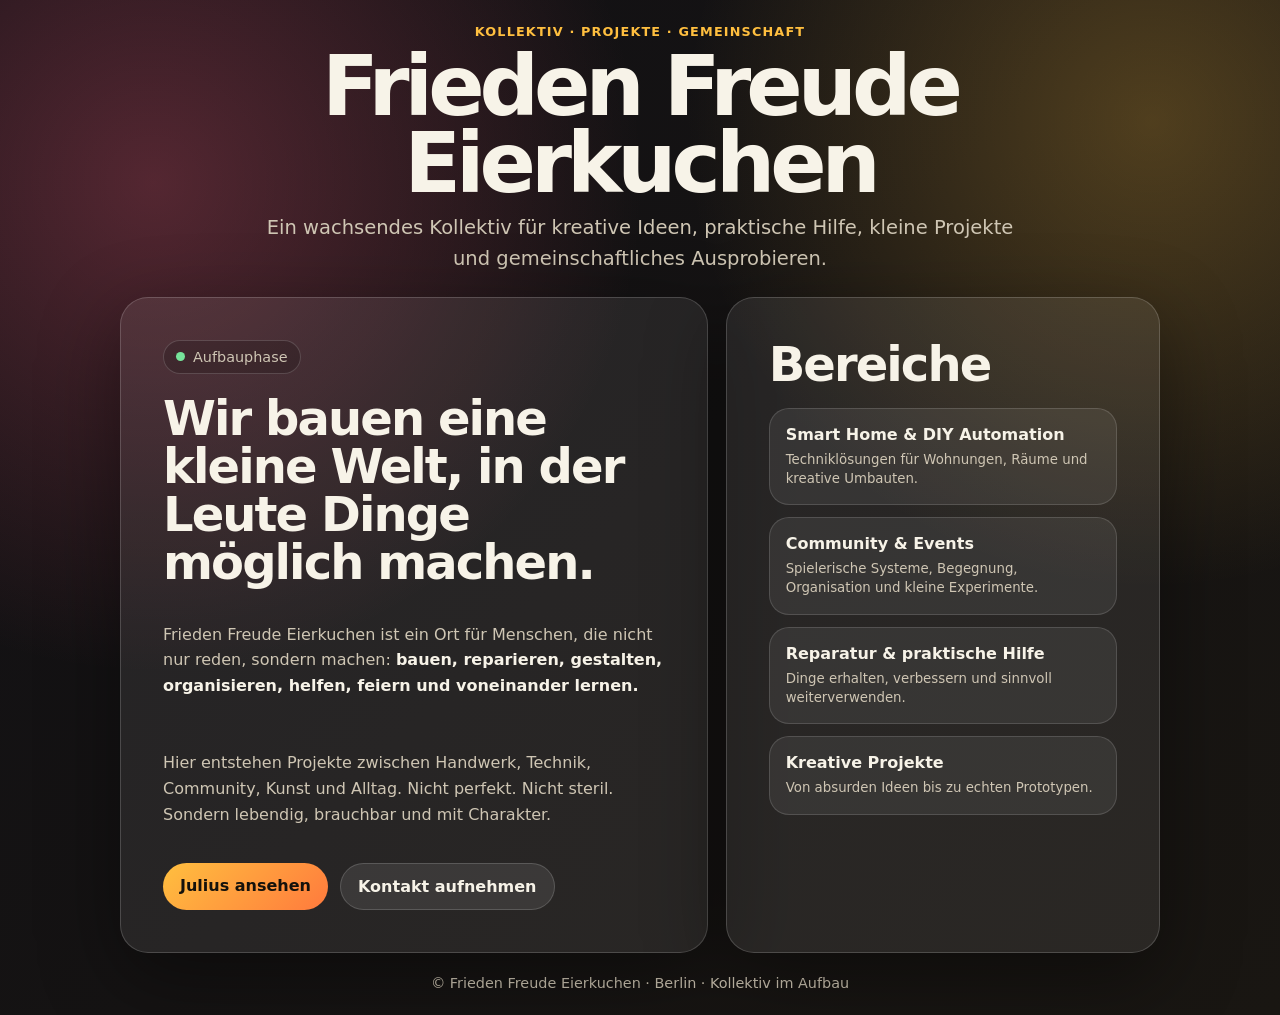
<file: index.html>
<!doctype html>
<html lang="de"><head><meta charset="utf-8"><meta name="viewport" content="width=device-width,initial-scale=1">
<title>Frieden Freude Eierkuchen</title>
<style>
:root{--text:#f7f3e8;--muted:#cfc6b4;--accent:#ffbf3f;--card:rgba(255,255,255,.08);--border:rgba(255,255,255,.17)}

*{box-sizing:border-box}body{margin:0;min-height:100vh;font-family:system-ui,-apple-system,"Segoe UI",sans-serif;color:var(--text);padding:24px;display:grid;place-items:center}.page{width:min(1040px,100%);display:grid;gap:22px;animation:fadeIn .8s ease both}header{text-align:center;display:grid;gap:10px}.eyebrow{font-weight:900;letter-spacing:.09em;text-transform:uppercase;font-size:.8rem}h1{margin:0;font-size:clamp(2.2rem,8vw,5.2rem);line-height:.92;letter-spacing:-.06em}.subtitle,p{color:var(--muted);line-height:1.6}.subtitle{font-size:clamp(1rem,3vw,1.22rem);max-width:760px;margin:0 auto}.panel,.face{border:1px solid var(--border);background:var(--card);border-radius:28px;box-shadow:0 24px 80px rgba(0,0,0,.42);backdrop-filter:blur(18px);overflow:hidden}.content{position:relative;z-index:1;display:grid;gap:20px}h2{margin:0;font-size:clamp(1.7rem,5vw,3rem);line-height:1;letter-spacing:-.04em}.buttons{display:flex;flex-wrap:wrap;gap:12px}.btn{border:0;border-radius:999px;padding:13px 17px;text-decoration:none;font-weight:850;cursor:pointer}.btn.secondary{color:var(--text);background:rgba(255,255,255,.09);border:1px solid rgba(255,255,255,.16);box-shadow:none}.footer,.hint{text-align:center;color:var(--muted);font-size:.9rem}@keyframes fadeIn{from{opacity:0;transform:translateY(14px)}to{opacity:1;transform:translateY(0)}}@media(max-width:760px){body{padding:16px}.buttons{flex-direction:column}.btn{text-align:center}}

body{background:radial-gradient(circle at 12% 18%,rgba(255,95,126,.28),transparent 35%),radial-gradient(circle at 90% 12%,rgba(255,191,63,.25),transparent 32%),linear-gradient(135deg,#111014,#191612)}
.eyebrow{color:var(--accent)}.grid{display:grid;grid-template-columns:1.15fr .85fr;gap:18px}.panel{padding:clamp(22px,4vw,42px)}.highlight{color:var(--text);font-weight:750}.cards{display:grid;gap:12px}.mini{border:1px solid rgba(255,255,255,.14);background:rgba(255,255,255,.07);border-radius:20px;padding:16px;display:grid;gap:6px;transition:.25s ease}.mini:hover{transform:translateY(-2px);background:rgba(255,255,255,.1)}.mini small{color:var(--muted);line-height:1.45}.btn{color:#15120c;background:linear-gradient(135deg,var(--accent),#ff7a3d)}.badge{display:inline-flex;width:fit-content;align-items:center;gap:8px;border:1px solid rgba(255,255,255,.16);border-radius:999px;padding:8px 12px;color:var(--muted);background:rgba(0,0,0,.16);font-size:.9rem}.dot{display:inline-block;width:9px;height:9px;border-radius:50%;background:#76e39a;animation:pulse 1.8s infinite}@keyframes pulse{0%{box-shadow:0 0 0 0 rgba(118,227,154,.55)}70%{box-shadow:0 0 0 12px rgba(118,227,154,0)}100%{box-shadow:0 0 0 0 rgba(118,227,154,0)}}@media(max-width:760px){.grid{grid-template-columns:1fr}}
</style></head>
<body><main class="page">
<header><div class="eyebrow">Kollektiv · Projekte · Gemeinschaft</div><h1>Frieden Freude Eierkuchen</h1><p class="subtitle">Ein wachsendes Kollektiv für kreative Ideen, praktische Hilfe, kleine Projekte und gemeinschaftliches Ausprobieren.</p></header>
<section class="grid">
<article class="panel"><div class="content"><div class="badge"><span class="dot"></span> Aufbauphase</div><h2>Wir bauen eine kleine Welt, in der Leute Dinge möglich machen.</h2><p>Frieden Freude Eierkuchen ist ein Ort für Menschen, die nicht nur reden, sondern machen: <span class="highlight">bauen, reparieren, gestalten, organisieren, helfen, feiern und voneinander lernen.</span></p><p>Hier entstehen Projekte zwischen Handwerk, Technik, Community, Kunst und Alltag. Nicht perfekt. Nicht steril. Sondern lebendig, brauchbar und mit Charakter.</p><div class="buttons"><a class="btn" href="./julius/">Julius ansehen</a><a class="btn secondary" href="mailto:Julius@friedenfreudeeierkuchen.homes">Kontakt aufnehmen</a></div></div></article>
<aside class="panel"><div class="content"><h2>Bereiche</h2><div class="cards"><div class="mini"><strong>Smart Home & DIY Automation</strong><small>Techniklösungen für Wohnungen, Räume und kreative Umbauten.</small></div><div class="mini"><strong>Community & Events</strong><small>Spielerische Systeme, Begegnung, Organisation und kleine Experimente.</small></div><div class="mini"><strong>Reparatur & praktische Hilfe</strong><small>Dinge erhalten, verbessern und sinnvoll weiterverwenden.</small></div><div class="mini"><strong>Kreative Projekte</strong><small>Von absurden Ideen bis zu echten Prototypen.</small></div></div></div></aside>
</section><div class="footer">© Frieden Freude Eierkuchen · Berlin · Kollektiv im Aufbau</div></main></body></html>
</file>
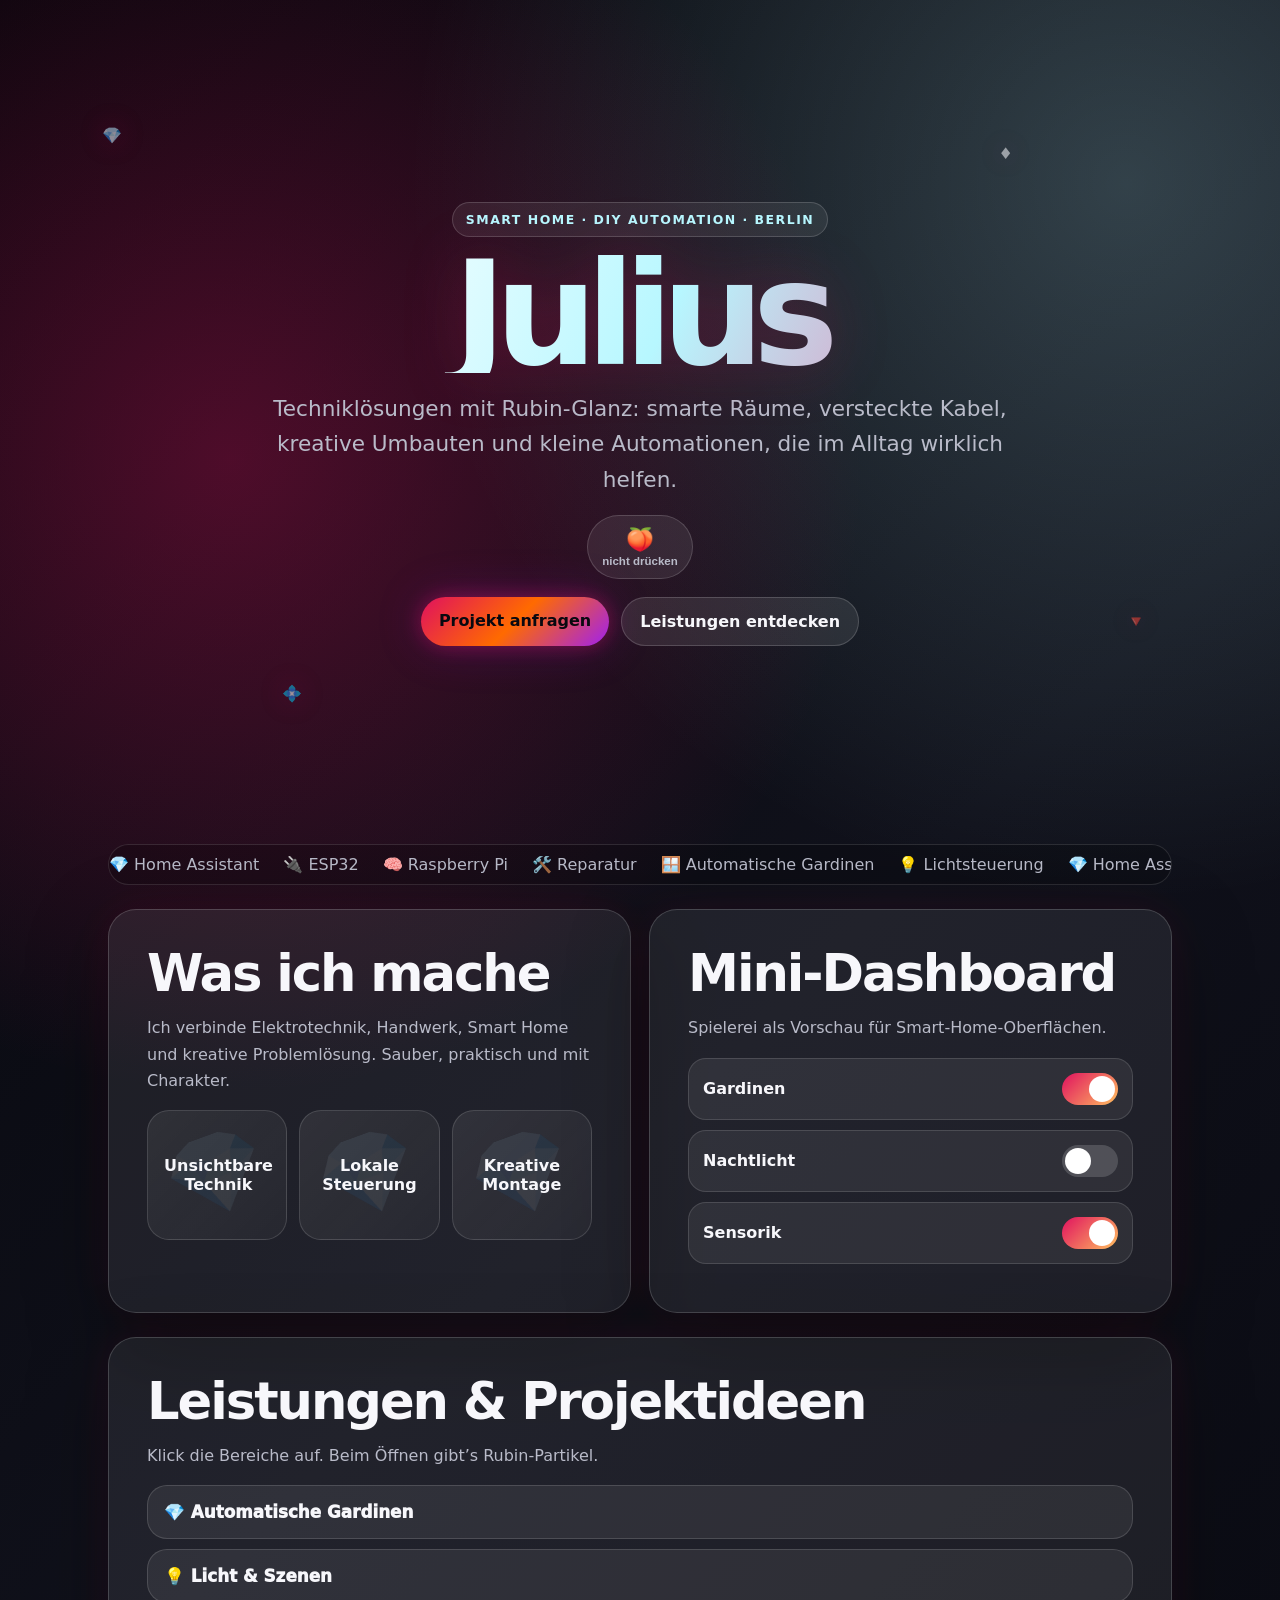
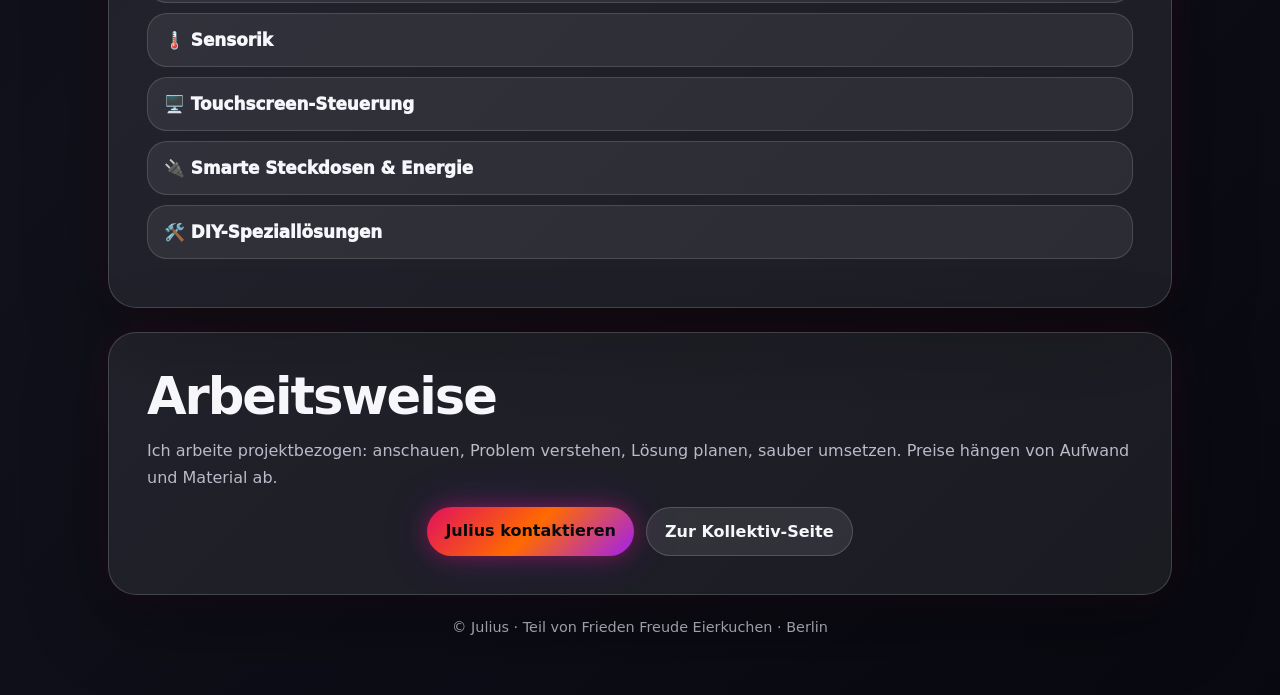
<file: rubin/index.html>
<!doctype html><html lang="de"><head><meta charset="utf-8"><meta name="viewport" content="width=device-width,initial-scale=1"><title>Julius Animation Lab</title>
<style>
:root{--text:#f7f7fb;--muted:#b9bbc9;--ruby:#e0115f;--ruby2:#ff3b7f;--diamond:#b7f7ff;--gold:#ffbf5f;--card:rgba(255,255,255,.075);--border:rgba(255,255,255,.17)}
*{box-sizing:border-box}body{margin:0;min-height:100vh;font-family:system-ui,-apple-system,"Segoe UI",sans-serif;color:var(--text);background:radial-gradient(circle at 18% 20%,rgba(224,17,95,.32),transparent 30%),radial-gradient(circle at 88% 8%,rgba(183,247,255,.22),transparent 30%),linear-gradient(135deg,#05060b,#10111b 50%,#080910);overflow-x:hidden}body.spin{animation:bodySpin 1.1s ease}@keyframes bodySpin{to{transform:rotateY(360deg)}}
.ruby-field{position:fixed;inset:0;pointer-events:none;z-index:0;overflow:hidden}.gem{position:absolute;width:38px;height:38px;opacity:.55;filter:drop-shadow(0 0 14px rgba(224,17,95,.55));animation:floatGem linear infinite}.gem:nth-child(1){left:8%;top:14%;animation-duration:18s}.gem:nth-child(2){left:78%;top:16%;animation-duration:24s;animation-delay:-5s}.gem:nth-child(3){left:22%;top:76%;animation-duration:28s;animation-delay:-9s}.gem:nth-child(4){left:88%;top:68%;animation-duration:21s;animation-delay:-3s}@keyframes floatGem{50%{transform:translateY(-42px) rotate(180deg)}100%{transform:translateY(0) rotate(360deg)}}
.page{position:relative;z-index:1;width:min(1100px,100%);margin:auto;padding:28px 18px 60px;display:grid;gap:24px;animation:fadeIn .8s ease both}@keyframes fadeIn{from{opacity:0;transform:translateY(18px)}to{opacity:1;transform:translateY(0)}}
.hero{min-height:88vh;display:grid;place-items:center;text-align:center}.hero-inner{width:min(900px,100%);display:grid;gap:18px}.eyebrow{justify-self:center;color:var(--diamond);font-weight:900;letter-spacing:.12em;text-transform:uppercase;font-size:.78rem;border:1px solid rgba(255,255,255,.16);background:rgba(255,255,255,.07);padding:9px 13px;border-radius:999px}h1{margin:0;font-size:clamp(3.4rem,14vw,9rem);line-height:.82;letter-spacing:-.08em;background:linear-gradient(115deg,#fff 5%,var(--diamond) 22%,var(--ruby2) 48%,var(--gold) 65%,#fff 80%);background-size:250% 100%;-webkit-background-clip:text;background-clip:text;color:transparent;animation:gemShine 4s ease-in-out infinite;filter:drop-shadow(0 0 30px rgba(224,17,95,.22))}@keyframes gemShine{50%{background-position:100% 50%}}p{color:var(--muted);line-height:1.65}.subtitle{font-size:clamp(1.05rem,3vw,1.35rem);max-width:760px;margin:auto}.actions{display:flex;justify-content:center;flex-wrap:wrap;gap:12px}
.btn{border:0;border-radius:999px;padding:14px 18px;color:#090910;font-weight:900;text-decoration:none;cursor:pointer;background:linear-gradient(135deg,var(--ruby),#ff6a00,#a020f0);box-shadow:0 0 20px rgba(224,17,95,.42),0 0 48px rgba(160,32,240,.22);transition:.25s ease;position:relative;overflow:hidden}.btn:hover{transform:translateY(-2px) scale(1.02)}.btn:after{content:"";position:absolute;top:-40%;left:-70%;width:60%;height:180%;background:linear-gradient(90deg,transparent,rgba(255,255,255,.65),transparent);transform:rotate(18deg);animation:glint 3.6s infinite}@keyframes glint{55%{left:-80%}75%,100%{left:120%}}.secondary{background:rgba(255,255,255,.09);border:1px solid rgba(255,255,255,.17);color:var(--text);box-shadow:none}.peach{justify-self:center;border:1px solid rgba(255,255,255,.16);background:rgba(255,255,255,.08);color:white;border-radius:999px;padding:10px 14px;cursor:pointer;font-weight:900}.peach span{font-size:1.4rem;display:block}.peach small{color:var(--muted);font-size:.72rem}
.grid{display:grid;grid-template-columns:1fr 1fr;gap:18px}.panel{border:1px solid var(--border);background:var(--card);border-radius:28px;padding:clamp(20px,4vw,38px);box-shadow:0 24px 80px rgba(0,0,0,.38),0 0 40px rgba(224,17,95,.10);backdrop-filter:blur(18px);overflow:hidden}.panel h2{margin:0 0 12px;font-size:clamp(1.8rem,5vw,3.2rem);line-height:1;letter-spacing:-.04em}
.toggle{display:flex;align-items:center;justify-content:space-between;border:1px solid rgba(255,255,255,.13);background:rgba(255,255,255,.07);padding:14px;border-radius:18px;margin:10px 0}.switch{width:56px;height:32px;border-radius:999px;background:rgba(255,255,255,.16);position:relative}.switch:before{content:"";position:absolute;width:26px;height:26px;border-radius:50%;background:white;top:3px;left:3px;transition:.35s}.toggle.active .switch{background:linear-gradient(135deg,var(--ruby),var(--gold))}.toggle.active .switch:before{left:27px}
details{border:1px solid rgba(255,255,255,.14);background:rgba(255,255,255,.07);border-radius:20px;padding:16px;margin:10px 0;transition:.28s}details[open]{background:rgba(255,255,255,.11);box-shadow:0 0 28px rgba(224,17,95,.16);animation:openPop .32s ease both}@keyframes openPop{from{transform:scale(.985)}to{transform:scale(1)}}summary{cursor:pointer;list-style:none;font-weight:950;font-size:1.05rem}summary::-webkit-details-marker{display:none}
.gemcards{display:grid;grid-template-columns:repeat(3,1fr);gap:12px}.gemcard{min-height:130px;border:1px solid rgba(255,255,255,.14);background:linear-gradient(135deg,rgba(255,255,255,.08),rgba(255,255,255,.03));border-radius:22px;padding:16px;display:grid;place-items:center;text-align:center;position:relative;overflow:hidden;transition:.3s}.gemcard:hover{transform:translateY(-5px) rotate(-1deg);box-shadow:0 0 30px rgba(224,17,95,.18)}.gemcard:before{content:"💎";position:absolute;font-size:5rem;opacity:.08;transform:rotate(-20deg)}.gemcard strong{position:relative;z-index:1}
.marquee{overflow:hidden;border:1px solid rgba(255,255,255,.12);background:rgba(0,0,0,.18);border-radius:999px;padding:10px 0}.track{display:flex;gap:24px;width:max-content;animation:marquee 18s linear infinite}.track span{white-space:nowrap;color:var(--muted)}@keyframes marquee{to{transform:translateX(-50%)}}.particle{position:fixed;pointer-events:none;z-index:10;font-size:20px;animation:fly .9s ease forwards}@keyframes fly{to{transform:translate(var(--x),var(--y)) rotate(260deg) scale(.2);opacity:0}}.footer{text-align:center;color:var(--muted);font-size:.9rem}@media(max-width:780px){.page{padding:18px 14px 44px}.grid,.gemcards{grid-template-columns:1fr}.actions{flex-direction:column}.btn{text-align:center}}
</style></head>
<body>
<div class="ruby-field" aria-hidden="true">
  <div class="gem">💎</div><div class="gem">♦️</div><div class="gem">💠</div><div class="gem">🔻</div>
</div>
<main class="page">
<section class="hero"><div class="hero-inner"><div class="eyebrow">Smart Home · DIY Automation · Berlin</div><h1>Julius</h1><p class="subtitle">Techniklösungen mit Rubin-Glanz: smarte Räume, versteckte Kabel, kreative Umbauten und kleine Automationen, die im Alltag wirklich helfen.</p><button class="peach" id="spinBtn"><span>🍑</span><small>nicht drücken</small></button><div class="actions"><a class="btn" href="mailto:Julius@friedenfreudeeierkuchen.homes">Projekt anfragen</a><a class="btn secondary" href="#projekte">Leistungen entdecken</a></div></div></section>
<div class="marquee"><div class="track"><span>💎 Home Assistant</span><span>🔌 ESP32</span><span>🧠 Raspberry Pi</span><span>🛠️ Reparatur</span><span>🪟 Automatische Gardinen</span><span>💡 Lichtsteuerung</span><span>💎 Home Assistant</span><span>🔌 ESP32</span><span>🧠 Raspberry Pi</span><span>🛠️ Reparatur</span><span>🪟 Automatische Gardinen</span><span>💡 Lichtsteuerung</span></div></div>
<section class="grid">
<article class="panel"><h2>Was ich mache</h2><p>Ich verbinde Elektrotechnik, Handwerk, Smart Home und kreative Problemlösung. Sauber, praktisch und mit Charakter.</p><div class="gemcards"><div class="gemcard"><strong>Unsichtbare Technik</strong></div><div class="gemcard"><strong>Lokale Steuerung</strong></div><div class="gemcard"><strong>Kreative Montage</strong></div></div></article>
<article class="panel"><h2>Mini-Dashboard</h2><p>Spielerei als Vorschau für Smart-Home-Oberflächen.</p><div class="toggle active"><strong>Gardinen</strong><div class="switch"></div></div><div class="toggle"><strong>Nachtlicht</strong><div class="switch"></div></div><div class="toggle active"><strong>Sensorik</strong><div class="switch"></div></div></article>
</section>
<section class="panel" id="projekte"><h2>Leistungen & Projektideen</h2><p>Klick die Bereiche auf. Beim Öffnen gibt’s Rubin-Partikel.</p>
<details><summary>💎 Automatische Gardinen</summary><p>Motorisierte Systeme, versteckte Kabel, ESP32-Steuerung, Endstops, Home-Assistant-Anbindung und Integration in vorhandene Gardinen.</p></details>
<details><summary>💡 Licht & Szenen</summary><p>Bewegungsmelder, Nachtlicht, Zeitsteuerung, Filmabend-Modus, Besuchsmodus und smarte Routinen.</p></details>
<details><summary>🌡️ Sensorik</summary><p>Temperatur, Luftfeuchtigkeit, Bewegung, Tür-/Fensterkontakte und kleine Automationen.</p></details>
<details><summary>🖥️ Touchscreen-Steuerung</summary><p>Kleine Bedienoberflächen für Zuhause: Gardinen, Licht, Geräte und spätere Erweiterungen in einem Dashboard.</p></details>
<details><summary>🔌 Smarte Steckdosen & Energie</summary><p>Geräte automatisch schalten, Stromverbrauch strukturieren, Zeitpläne bauen.</p></details>
<details><summary>🛠️ DIY-Speziallösungen</summary><p>Halterungen, Reparaturen, Kabel verstecken, Upcycling und Lösungen, die es nicht fertig im Laden gibt.</p></details>
</section>
<section class="panel"><h2>Arbeitsweise</h2><p>Ich arbeite projektbezogen: anschauen, Problem verstehen, Lösung planen, sauber umsetzen. Preise hängen von Aufwand und Material ab.</p><div class="actions"><a class="btn" href="mailto:Julius@friedenfreudeeierkuchen.homes">Julius kontaktieren</a><a class="btn secondary" href="/">Zur Kollektiv-Seite</a></div></section>
<div class="footer">© Julius · Teil von Frieden Freude Eierkuchen · Berlin</div>
</main>
<script>
document.getElementById("spinBtn").addEventListener("click",()=>{document.body.classList.add("spin");setTimeout(()=>document.body.classList.remove("spin"),1150)});
document.querySelectorAll(".toggle").forEach(r=>r.addEventListener("click",()=>r.classList.toggle("active")));
function burst(x,y){const e=["💎","♦️","✨","🔻","💠"];for(let i=0;i<12;i++){const p=document.createElement("div");p.className="particle";p.textContent=e[Math.floor(Math.random()*e.length)];p.style.left=x+"px";p.style.top=y+"px";p.style.setProperty("--x",(Math.random()*180-90)+"px");p.style.setProperty("--y",(Math.random()*-160-30)+"px");document.body.appendChild(p);setTimeout(()=>p.remove(),950)}}
document.querySelectorAll("details").forEach(d=>d.addEventListener("toggle",()=>{if(d.open){const r=d.getBoundingClientRect();burst(r.left+r.width/2,r.top+20)}}));
</script>
</body></html>
</file>
